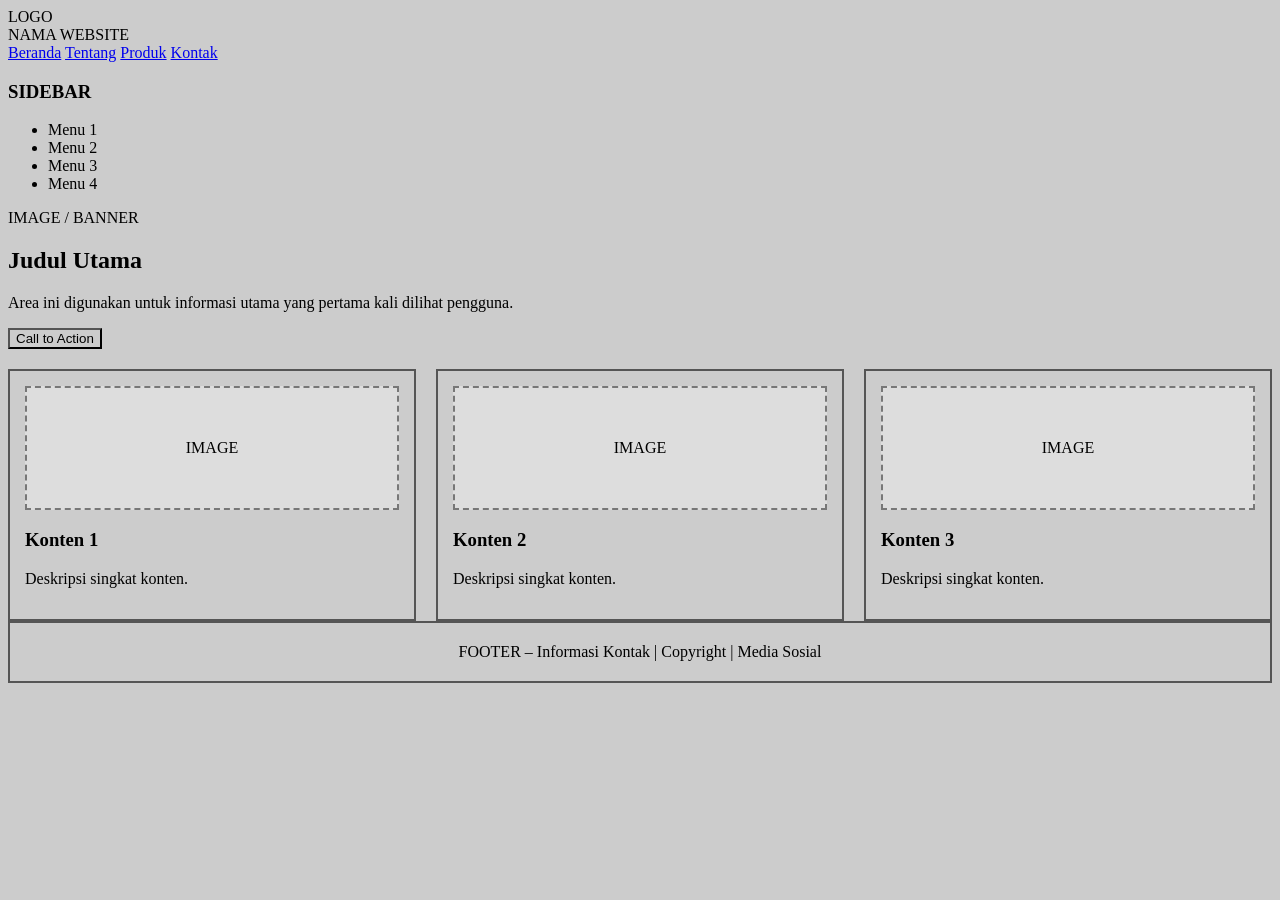
<file: CONTOH 1/index.html>
<!DOCTYPE html>
<html lang="id">
<head>
    <meta charset="UTF-8">
    <meta name="viewport" content="width=device-width, initial-scale=1.0">
    <title>Low Fidelity Wireframe</title>
    <link rel="stylesheet" href="style.css">
</head>
<body>

    <!--HEADER-->
    <header class="header">
        <div class="logo">LOGO</div>
        <div class="judul">NAMA WEBSITE</div>
    </header>

    <!--NAVBAR-->
    <nav class="navbar">
        <a href="#">Beranda</a>
        <a href="#">Tentang</a>
        <a href="#">Produk</a>
        <a href="#">Kontak</a>
    </nav>

    <!--LAYOUT UTAMA-->
    <main class="layout">

        <!--SIDE BAR-->
        <aside class="sidebar">
            <h3>SIDEBAR</h3>
            <ul>
                <li>Menu 1</li>
                <li>Menu 2</li>
                <li>Menu 3</li>
                <li>Menu 4</li>
            </ul>
        </aside>

        <!--CONTENT-->
        <section class="content">
            <div class="hero">
                <div class="image-placeholder">
                    IMAGE / BANNER
                </div>
                <h1>Judul Utama</h1>
                <p>
                    Area ini digunakan untuk informasi utama
                    yang pertama kali dilihat pengguna.
                </p>
                <button>Call to Action</button>
            </div>

            <div class="card-container">
                <div class="card">
                    <div class="gambar-card">IMAGE</div>
                    <h3>Konten 1</h3>
                    <p>Deskripsi singkat konten.</p>
                </div>

                <div class="card">
                    <div class="gambar-card">IMAGE</div>
                    <h3>Konten 2</h3>
                    <p>Deskripsi singkat konten.</p>
                </div>

                <div class="card">
                    <div class="gambar-card">IMAGE</div>
                    <h3>Konten 3</h3>
                    <p>Deskripsi singkat konten.</p>
                </div>
            </div>
        </section>
    </main>

    <footer class="footer">
        FOOTER – Informasi Kontak | Copyright | Media Sosial
    </footer>
</body>
</html>
</file>
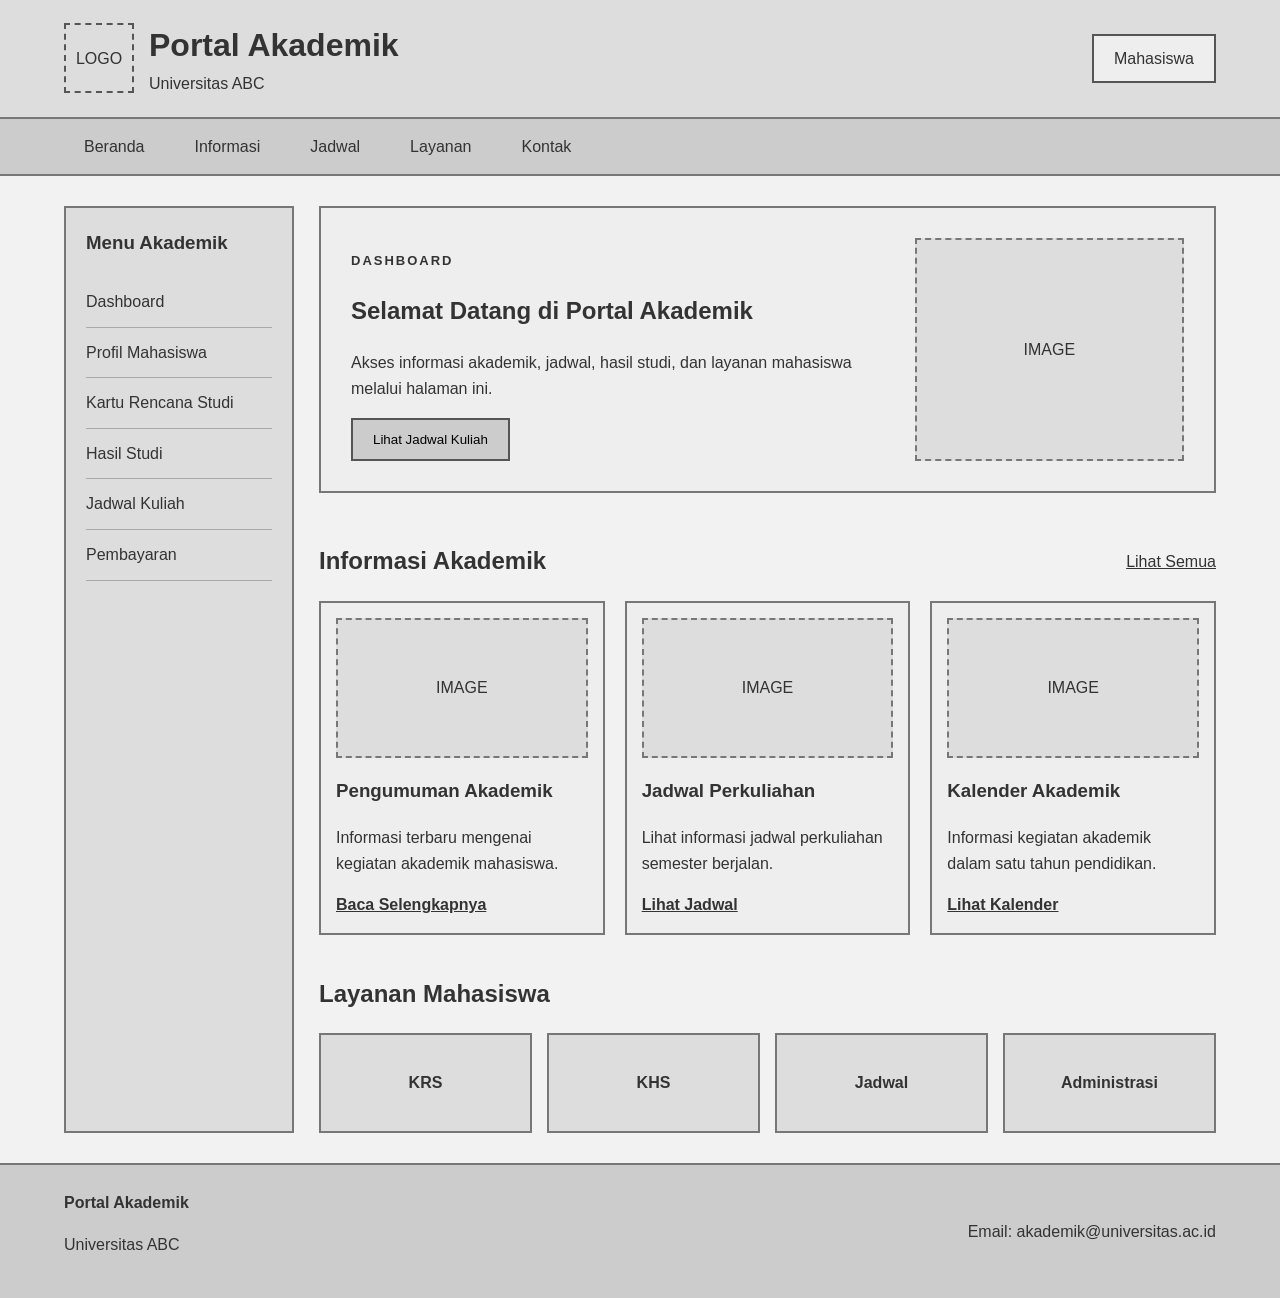
<file: CONTOH 2/index.html>
<!DOCTYPE html>
<html lang="id">
<head>
    <meta charset="UTF-8">
    <meta name="viewport" content="width=device-width, initial-scale=1.0">
    <title>Wireframe Portal Akademik</title>
    <link rel="stylesheet" href="style.css">
</head>
<body>

    <!-- Header -->
    <header>
        <div class="container header-wrapper">
            <div class="brand">
                <div class="logo-placeholder">
                    LOGO
                </div>
                <div>
                    <h1>Portal Akademik</h1>
                    <p>Universitas ABC</p>
                </div>
            </div>
            <div class="profile">
                Mahasiswa
            </div>
        </div>
    </header>

    <!-- Navigation -->
    <nav>
        <div class="container nav-wrapper">
            <a href="#beranda">Beranda</a>
            <a href="#informasi">Informasi</a>
            <a href="#jadwal">Jadwal</a>
            <a href="#layanan">Layanan</a>
            <a href="#kontak">Kontak</a>
        </div>
    </nav>

    <!-- Main -->
    <main class="container main-layout">

        <!-- Sidebar -->
        <aside class="sidebar">
            <h3>Menu Akademik</h3>
            <a href="#">Dashboard</a>
            <a href="#">Profil Mahasiswa</a>
            <a href="#">Kartu Rencana Studi</a>
            <a href="#">Hasil Studi</a>
            <a href="#">Jadwal Kuliah</a>
            <a href="#">Pembayaran</a>
        </aside>

        <!-- Main Content -->
        <section class="content">

            <!-- Hero -->
            <section id="beranda" class="hero">
                <div class="hero-text">
                    <p class="label">DASHBOARD</p>
                    <h2>Selamat Datang di Portal Akademik</h2>
                    <p>
                        Akses informasi akademik, jadwal,
                        hasil studi, dan layanan mahasiswa
                        melalui halaman ini.
                    </p>
                    <button>Lihat Jadwal Kuliah</button>
                </div>

                <div class="hero-image">
                    IMAGE
                </div>
            </section>

            <!-- Informasi -->
            <section id="informasi">
                <div class="section-title">
                    <h2>Informasi Akademik</h2>
                    <a href="#">Lihat Semua</a>
                </div>

                <div class="card-grid">

                    <article class="card">
                        <div class="card-image">
                            IMAGE
                        </div>
                        <h3>Pengumuman Akademik</h3>
                        <p>
                            Informasi terbaru mengenai
                            kegiatan akademik mahasiswa.
                        </p>
                        <a href="#">Baca Selengkapnya</a>
                    </article>

                    <article class="card">
                        <div class="card-image">
                            IMAGE
                        </div>
                        <h3>Jadwal Perkuliahan</h3>
                        <p>
                            Lihat informasi jadwal
                            perkuliahan semester berjalan.
                        </p>
                        <a href="#">Lihat Jadwal</a>
                    </article>

                    <article class="card">
                        <div class="card-image">
                            IMAGE
                        </div>
                        <h3>Kalender Akademik</h3>
                        <p>
                            Informasi kegiatan akademik
                            dalam satu tahun pendidikan.
                        </p>
                        <a href="#">Lihat Kalender</a>
                    </article>

                </div>
            </section>

            <!-- Layanan -->
            <section id="layanan" class="layanan">
                <h2>Layanan Mahasiswa</h2>

                <div class="layanan-grid">
                    <div class="layanan-item">
                        KRS
                    </div>

                    <div class="layanan-item">
                        KHS
                    </div>

                    <div class="layanan-item">
                        Jadwal
                    </div>

                    <div class="layanan-item">
                        Administrasi
                    </div>
                </div>
            </section>

        </section>
    </main>

    <!-- Footer -->
    <footer id="kontak">
        <div class="container footer-wrapper">
            <div>
                <strong>Portal Akademik</strong>
                <p>Universitas ABC</p>
            </div>

            <div>
                Email: akademik@universitas.ac.id
            </div>
        </div>
    </footer>

</body>
</html>
</file>
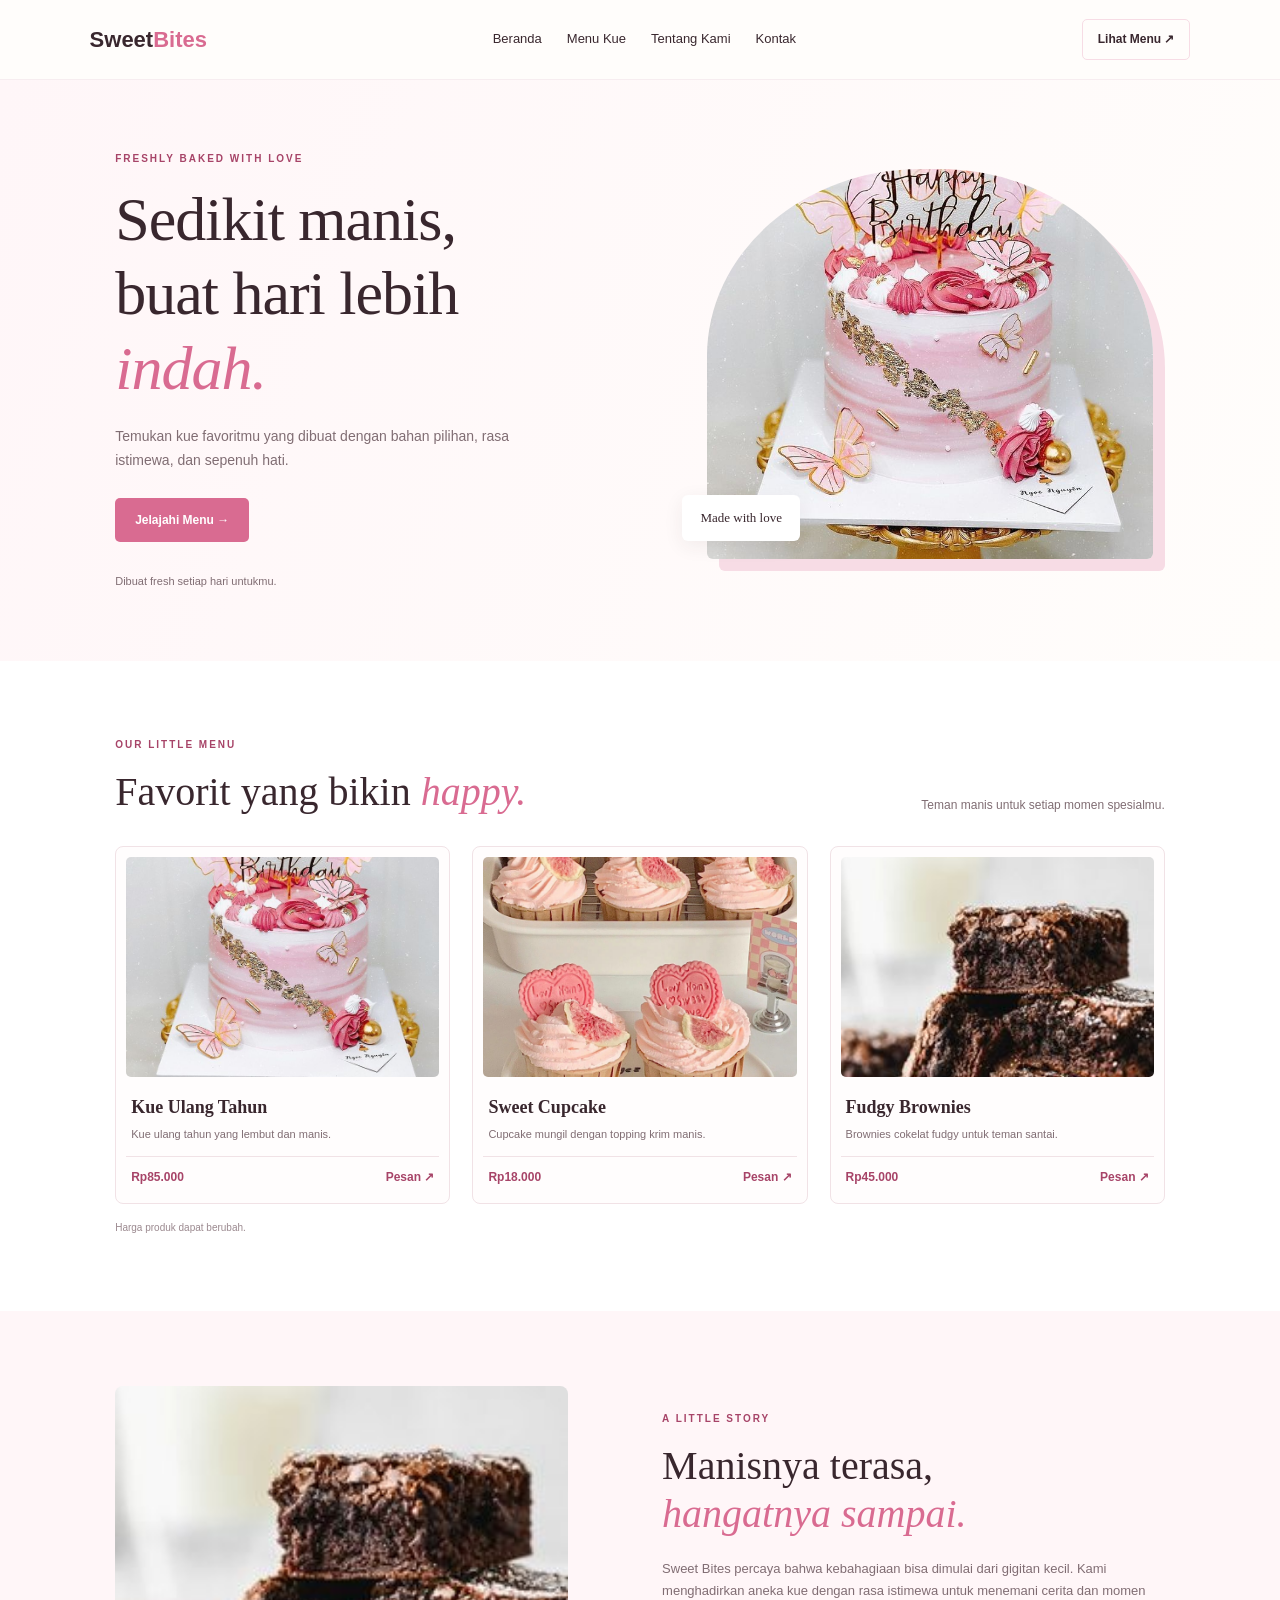
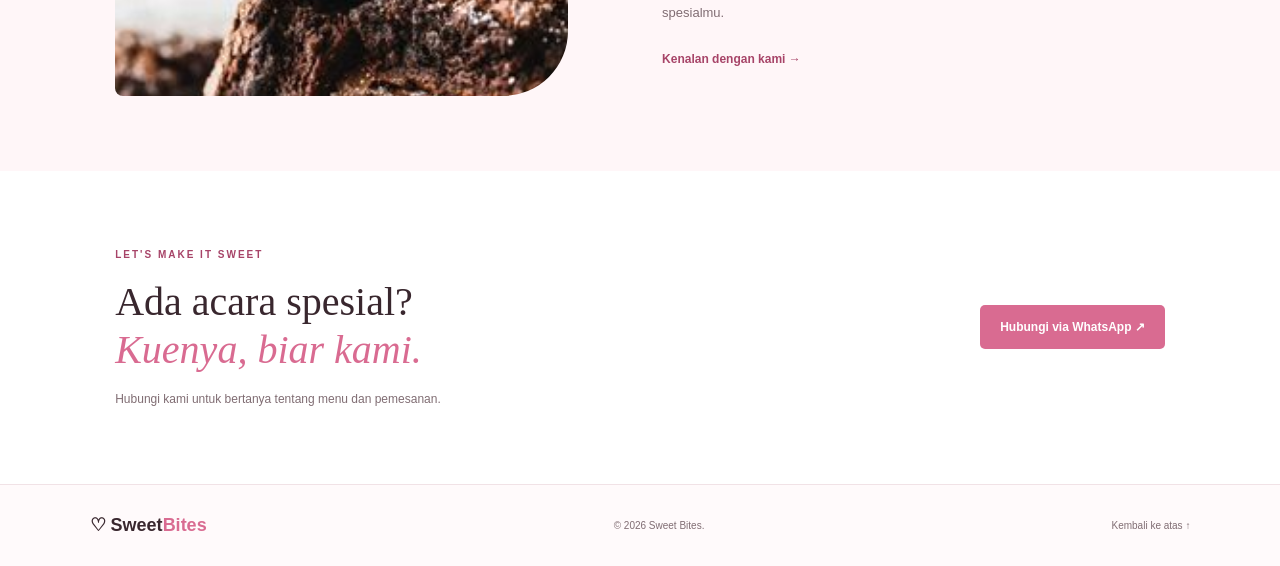
<file: TUGAS/index.html>
<!DOCTYPE html>
<html lang="id">
<head>
  <meta charset="UTF-8">
  <meta name="viewport" content="width=device-width, initial-scale=1.0">
  <title>Sweet Bites</title>
  <link rel="stylesheet" href="style.css">
</head>
<body>

  <header class="header">
    <a href="#beranda" class="logo">Sweet<span>Bites</span></a>

    <nav class="nav">
      <a href="#beranda">Beranda</a>
      <a href="#menu">Menu Kue</a>
      <a href="#tentang">Tentang Kami</a>
      <a href="#kontak">Kontak</a>
    </nav>

    <a href="#menu" class="nav-button">Lihat Menu ↗</a>
  </header>

  <main>
    <section class="hero" id="beranda">
      <div class="hero-content">
        <p class="eyebrow">FRESHLY BAKED WITH LOVE</p>
        <h1>Sedikit manis,<br>buat hari lebih <em>indah.</em></h1>

        <p class="description">
          Temukan kue favoritmu yang dibuat dengan bahan pilihan,
          rasa istimewa, dan sepenuh hati.
        </p>

        <a href="#menu" class="button">Jelajahi Menu →</a>
        <p class="note">Dibuat fresh setiap hari untukmu.</p>
      </div>

      <div class="hero-image">
        <img
          src="Image\ultah.jpg"
          alt="Kue ulang tahun Sweet Bites">
        <div class="image-label">Made with love</div>
      </div>
    </section>

    <section class="menu section" id="menu">
      <div class="section-heading">
        <div>
          <p class="eyebrow">OUR LITTLE MENU</p>
          <h2>Favorit yang bikin <em>happy.</em></h2>
        </div>
        <p>Teman manis untuk setiap momen spesialmu.</p>
      </div>

      <div class="product-grid">
        <article class="product-card">
          <img
            src="Image\ultah.jpg"
            alt="Chocolate Cake">
          <h3>Kue Ulang Tahun</h3>
          <p>Kue ulang tahun yang lembut dan manis.</p>
          <div class="product-bottom">
            <strong>Rp85.000</strong>
            <a href="#kontak">Pesan ↗</a>
          </div>
        </article>

        <article class="product-card">
          <img
            src="Image\cupcake.jpg"
            alt="Sweet Cupcake">
          <h3>Sweet Cupcake</h3>
          <p>Cupcake mungil dengan topping krim manis.</p>
          <div class="product-bottom">
            <strong>Rp18.000</strong>
            <a href="#kontak">Pesan ↗</a>
          </div>
        </article>

        <article class="product-card">
          <img
            src="Image\brownis.jpg"
            alt="Fudgy Brownies">
          <h3>Fudgy Brownies</h3>
          <p>Brownies cokelat fudgy untuk teman santai.</p>
          <div class="product-bottom">
            <strong>Rp45.000</strong>
            <a href="#kontak">Pesan ↗</a>
          </div>
        </article>
      </div>

      <p class="menu-note">Harga produk dapat berubah.</p>
    </section>

    <section class="about section" id="tentang">
      <div class="about-image">
        <img
          src="Image\brownis.jpg"
          alt="Aneka kue yang baru dipanggang">
      </div>

      <div class="about-content">
        <p class="eyebrow">A LITTLE STORY</p>
        <h2>Manisnya terasa,<br><em>hangatnya sampai.</em></h2>

        <p>
          Sweet Bites percaya bahwa kebahagiaan bisa dimulai dari
          gigitan kecil. Kami menghadirkan aneka kue dengan rasa
          istimewa untuk menemani cerita dan momen spesialmu.
        </p>

        <a href="#kontak" class="text-link">Kenalan dengan kami →</a>
      </div>
    </section>

    <section class="contact section" id="kontak">
      <div>
        <p class="eyebrow">LET'S MAKE IT SWEET</p>
        <h2>Ada acara spesial?<br><em>Kuenya, biar kami.</em></h2>
        <p>Hubungi kami untuk bertanya tentang menu dan pemesanan.</p>
      </div>

      <a
        href="https://wa.me/"
        class="button"
        target="_blank"
        rel="noopener noreferrer">
        Hubungi via WhatsApp ↗
      </a>
    </section>
  </main>

  <footer class="footer">
    <a href="#beranda" class="logo">♡ Sweet<span>Bites</span></a>
    <p>© 2026 Sweet Bites.</p>
    <a href="#beranda">Kembali ke atas ↑</a>
  </footer>

</body>
</html>
</file>
<file: CONTOH 1/style.css>
/* RESET */
* {
    background-color: #cccccc;
    cursor: pointer;
}

/* CARD */
.card-container {
    display: flex;
    gap: 20px;
    margin-top: 20px;
}

.card {
    flex: 1;
    border: 2px solid #555555;
    padding: 15px;
}

.gambar-card {
    height: 120px;
    border: 2px dashed #777777;
    display: flex;
    justify-content: center;
    align-items: center;
    background-color: #dddddd;
}

/* FOOTER */
.footer {
    text-align: center;
    padding: 20px;
    border: 2px solid #555555;
    background-color: #cccccc;
}

/* RESPONSIVE */
@media (max-width: 768px) {
    .layout {
        flex-direction: column;
    }

    .sidebar,
    .content {
        width: 100%;
    }

    .card-container {
        flex-direction: column;
    }

    .navbar {
        flex-wrap: wrap;
    }
}
</file>
<file: CONTOH 2/style.css>
* {
    box-sizing: border-box;
}

body {
    margin: 0;
    font-family: Arial, sans-serif;
    background-color: #f2f2f2;
    color: #333333;
    line-height: 1.6;
}

.container {
    width: 90%;
    max-width: 1200px;
    margin: auto;
}

/* =========================
   HEADER
========================= */
header {
    background-color: #dddddd;
    border-bottom: 2px solid #777777;
    padding: 20px 0;
}

.header-wrapper {
    display: flex;
    justify-content: space-between;
    align-items: center;
}

.brand {
    display: flex;
    align-items: center;
    gap: 15px;
}

.logo-placeholder {
    width: 70px;
    height: 70px;
    border: 2px dashed #555555;
    display: flex;
    align-items: center;
    justify-content: center;
}

.brand h1 {
    margin: 0;
}

.brand p {
    margin: 0;
}

.profile {
    padding: 10px 20px;
    border: 2px solid #555555;
    background-color: #eeeeee;
}

/* =========================
   NAV
========================= */
nav {
    background-color: #cccccc;
    border-bottom: 2px solid #777777;
}

.nav-wrapper {
    display: flex;
    gap: 10px;
}

nav a {
    display: block;
    padding: 15px 20px;
    text-decoration: none;
    color: #333333;
}

nav a:hover {
    background-color: #aaaaaa;
}

/* =========================
   MAIN LAYOUT
========================= */
.main-layout {
    display: grid;
    grid-template-columns: 230px 1fr;
    gap: 25px;
    margin-top: 30px;
    margin-bottom: 30px;
}

/* =========================
   SIDEBAR
========================= */
.sidebar {
    background-color: #dddddd;
    border: 2px solid #777777;
    padding: 20px;
}

.sidebar h3 {
    margin-top: 0;
}

.sidebar a {
    display: block;
    color: #333333;
    text-decoration: none;
    border-bottom: 1px solid #aaaaaa;
    padding: 12px 0;
}

.sidebar a:hover {
    font-weight: bold;
}

/* =========================
   CONTENT
========================= */
.content {
    min-width: 0;
}

/* =========================
   HERO
========================= */
.hero {
    display: grid;
    grid-template-columns: 2fr 1fr;
    gap: 25px;
    padding: 30px;
    border: 2px solid #777777;
    background-color: #eeeeee;
    margin-bottom: 30px;
}

.hero-image {
    min-height: 220px;
    border: 2px dashed #777777;
    display: flex;
    align-items: center;
    justify-content: center;
    background-color: #dddddd;
}

.label {
    font-size: 13px;
    font-weight: bold;
    letter-spacing: 2px;
}

.hero button {
    padding: 12px 20px;
    border: 2px solid #555555;
    background-color: #cccccc;
    cursor: pointer;
}

/* =========================
   SECTION TITLE
========================= */
.section-title {
    display: flex;
    justify-content: space-between;
    align-items: center;
}

.section-title a {
    color: #333333;
}

/* =========================
   CARD
========================= */
.card-grid {
    display: grid;
    grid-template-columns: repeat(3, 1fr);
    gap: 20px;
}

.card {
    background-color: #eeeeee;
    border: 2px solid #777777;
    padding: 15px;
}

.card-image {
    height: 140px;
    background-color: #dddddd;
    border: 2px dashed #777777;
    display: flex;
    align-items: center;
    justify-content: center;
}

.card a {
    color: #333333;
    font-weight: bold;
}

/* =========================
   LAYANAN
========================= */
.layanan {
    margin-top: 40px;
}

.layanan-grid {
    display: grid;
    grid-template-columns: repeat(4, 1fr);
    gap: 15px;
}

.layanan-item {
    min-height: 100px;
    border: 2px solid #777777;
    background-color: #dddddd;
    display: flex;
    align-items: center;
    justify-content: center;
    font-weight: bold;
}

/* =========================
   FOOTER
========================= */
footer {
    background-color: #cccccc;
    border-top: 2px solid #777777;
    padding: 25px 0;
}

.footer-wrapper {
    display: flex;
    justify-content: space-between;
    align-items: center;
}

/* =========================
   TABLET
========================= */
@media (max-width: 900px) {
    .main-layout {
        grid-template-columns: 1fr;
    }

    .sidebar {
        display: flex;
        flex-wrap: wrap;
        gap: 10px;
    }

    .sidebar h3 {
        width: 100%;
    }

    .sidebar a {
        border: 1px solid #777777;
        padding: 10px;
    }

    .card-grid {
        grid-template-columns: repeat(2, 1fr);
    }

    .layanan-grid {
        grid-template-columns: repeat(2, 1fr);
    }
}

/* =========================
   SMARTPHONE
========================= */
@media (max-width: 600px) {
    .header-wrapper {
        flex-direction: column;
        align-items: flex-start;
        gap: 15px;
    }

    .nav-wrapper {
        flex-direction: column;
    }

    nav a {
        border-bottom: 1px solid #999999;
    }

    .hero {
        grid-template-columns: 1fr;
    }

    .hero-image {
        min-height: 160px;
    }

    .card-grid {
        grid-template-columns: 1fr;
    }

    .layanan-grid {
        grid-template-columns: 1fr;
    }

    .footer-wrapper {
        flex-direction: column;
        align-items: flex-start;
    }
}
</file>
<file: TUGAS/style.css>
:root {
  --pink: #f7dce5;
  --pink-dark: #d96b91;
  --pink-light: #fff6f8;
  --brown: #39272e;
  --muted: #806d73;
}

* {
  box-sizing: border-box;
  margin: 0;
  padding: 0;
}

html {
  scroll-behavior: smooth;
  scroll-padding-top: 90px;
}

body {
  font-family: Arial, sans-serif;
  color: var(--brown);
  background: #fffdfb;
  line-height: 1.7;
}

a {
  text-decoration: none;
  color: inherit;
}

img {
  display: block;
  width: 100%;
  object-fit: cover;
}

/* Navigasi */
.header {
  min-height: 80px;
  padding: 18px 7%;
  display: flex;
  justify-content: space-between;
  align-items: center;
  gap: 24px;
  background: #fffdfb;
  border-bottom: 1px solid #f7edf0;
}

.logo {
  font-size: 22px;
  font-weight: 700;
  white-space: nowrap;
}

.logo span {
  color: var(--pink-dark);
}

.nav {
  display: flex;
  gap: 25px;
  font-size: 13px;
}

.nav a:hover,
.footer a:hover {
  color: var(--pink-dark);
}

.nav-button {
  padding: 9px 15px;
  border: 1px solid var(--pink);
  border-radius: 5px;
  font-size: 12px;
  font-weight: 700;
}

/* Beranda */
.hero {
  padding: 70px 9%;
  display: grid;
  grid-template-columns: 1fr 0.9fr;
  align-items: center;
  gap: 8%;
  background: linear-gradient(110deg, #fff6f8, #fffdfb);
}

.eyebrow {
  margin-bottom: 15px;
  color: #a74468;
  font-size: 10px;
  font-weight: 700;
  letter-spacing: 2px;
}

h1,
h2 {
  font-family: Georgia, serif;
  font-weight: 500;
  line-height: 1.2;
}

h1 {
  margin-bottom: 20px;
  font-size: clamp(38px, 5vw, 62px);
  letter-spacing: -1px;
}

h1 em,
h2 em {
  color: var(--pink-dark);
}

.description {
  max-width: 420px;
  margin-bottom: 25px;
  color: var(--muted);
  font-size: 14px;
}

.button {
  display: inline-block;
  padding: 12px 20px;
  border-radius: 5px;
  background: var(--pink-dark);
  color: white;
  font-size: 12px;
  font-weight: 700;
  transition: 0.2s;
}

.button:hover {
  background: #a74468;
  transform: translateY(-2px);
}

.note {
  margin-top: 30px;
  color: var(--muted);
  font-size: 11px;
}

.hero-image {
  position: relative;
  padding: 0 12px 12px 0;
}

.hero-image img {
  height: 390px;
  border-radius: 48% 48% 6px 6px;
  box-shadow: 12px 12px 0 var(--pink);
}

.image-label {
  position: absolute;
  bottom: 30px;
  left: -25px;
  padding: 12px 18px;
  border-radius: 6px;
  background: white;
  box-shadow: 0 5px 20px #39272e12;
  font-family: Georgia, serif;
  font-size: 13px;
}

/* Menu produk */
.section {
  padding: 75px 9%;
}

.menu {
  background: white;
}

.section-heading {
  display: flex;
  justify-content: space-between;
  align-items: end;
  gap: 20px;
  margin-bottom: 30px;
}

h2 {
  font-size: clamp(28px, 3.5vw, 40px);
}

.section-heading > p {
  max-width: 250px;
  color: var(--muted);
  font-size: 12px;
}

.product-grid {
  display: grid;
  grid-template-columns: repeat(3, minmax(0, 1fr));
  gap: 22px;
}

.product-card {
  padding: 10px;
  border: 1px solid #f1e2e6;
  border-radius: 8px;
  background: #fffdfd;
  transition: 0.2s;
}

.product-card:hover {
  transform: translateY(-4px);
  box-shadow: 0 10px 25px #67344810;
}

.product-card img {
  height: 220px;
  border-radius: 5px;
}

.product-card h3 {
  margin: 15px 5px 3px;
  font-family: Georgia, serif;
  font-size: 18px;
}

.product-card > p {
  margin: 0 5px 12px;
  color: var(--muted);
  font-size: 11px;
}

.product-bottom {
  display: flex;
  justify-content: space-between;
  align-items: center;
  padding: 10px 5px 5px;
  border-top: 1px solid #f1e2e6;
  font-size: 12px;
}

.product-bottom strong,
.product-bottom a {
  color: #a74468;
}

.product-bottom a {
  font-weight: 700;
}

.menu-note {
  margin-top: 15px;
  color: #9b898f;
  font-size: 10px;
}

/* Tentang kami */
.about {
  display: grid;
  grid-template-columns: 0.9fr 1fr;
  align-items: center;
  gap: 9%;
  background: var(--pink-light);
}

.about-image img {
  height: 310px;
  border-radius: 8px 8px 65px 8px;
}

.about-content > p:not(.eyebrow) {
  margin: 20px 0;
  color: var(--muted);
  font-size: 13px;
}

.text-link {
  color: #a74468;
  font-size: 12px;
  font-weight: 700;
}

/* Kontak */
.contact {
  display: flex;
  justify-content: space-between;
  align-items: center;
  gap: 25px;
  background: white;
}

.contact h2 {
  margin-bottom: 15px;
}

.contact > div > p:last-child {
  color: var(--muted);
  font-size: 12px;
}

/* Footer */
.footer {
  padding: 25px 7%;
  display: flex;
  justify-content: space-between;
  align-items: center;
  gap: 20px;
  border-top: 1px solid #f1e2e6;
  background: #fffafb;
}

.footer .logo {
  font-size: 18px;
}

.footer p,
.footer > a:last-child {
  color: var(--muted);
  font-size: 10px;
}

/* Tablet */
@media (max-width: 800px) {
  .header {
    padding: 18px 5%;
    flex-wrap: wrap;
  }

  .nav {
    order: 3;
    width: 100%;
    justify-content: center;
    gap: 22px;
    padding-top: 12px;
    border-top: 1px solid #f1e2e6;
  }

  .hero {
    padding: 55px 6%;
    gap: 5%;
  }

  .hero-image img {
    height: 320px;
  }

  .section {
    padding: 60px 6%;
  }

  .product-grid {
    gap: 13px;
  }

  .product-card img {
    height: 170px;
  }

  .about {
    gap: 6%;
  }
}

/* Mobile */
@media (max-width: 560px) {
  html {
    scroll-padding-top: 120px;
  }

  .header {
    padding: 15px 5%;
    gap: 12px;
  }

  .logo {
    font-size: 20px;
  }

  .nav {
    justify-content: space-between;
    gap: 8px;
    font-size: 10px;
  }

  .nav-button {
    padding: 7px 10px;
    font-size: 10px;
  }

  .hero {
    grid-template-columns: 1fr;
    gap: 35px;
    padding: 45px 7%;
  }

  h1 {
    font-size: 43px;
  }

  .hero-image {
    width: 90%;
    margin: auto;
  }

  .hero-image img {
    height: 320px;
  }

  .image-label {
    left: -18px;
    bottom: 20px;
  }

  .section {
    padding: 50px 6%;
  }

  .section-heading {
    display: block;
  }

  .section-heading > p {
    margin-top: 12px;
  }

  .product-grid {
    grid-template-columns: 1fr;
    gap: 18px;
  }

  .product-card img {
    height: 240px;
  }

  .about {
    grid-template-columns: 1fr;
    gap: 28px;
    padding: 50px 7%;
  }

  .about-image img {
    height: 250px;
  }

  .contact {
    display: block;
  }

  .contact .button {
    margin-top: 22px;
  }

  .footer {
    flex-direction: column;
    text-align: center;
    padding: 28px 6%;
    gap: 12px;
  }
}
</file>
